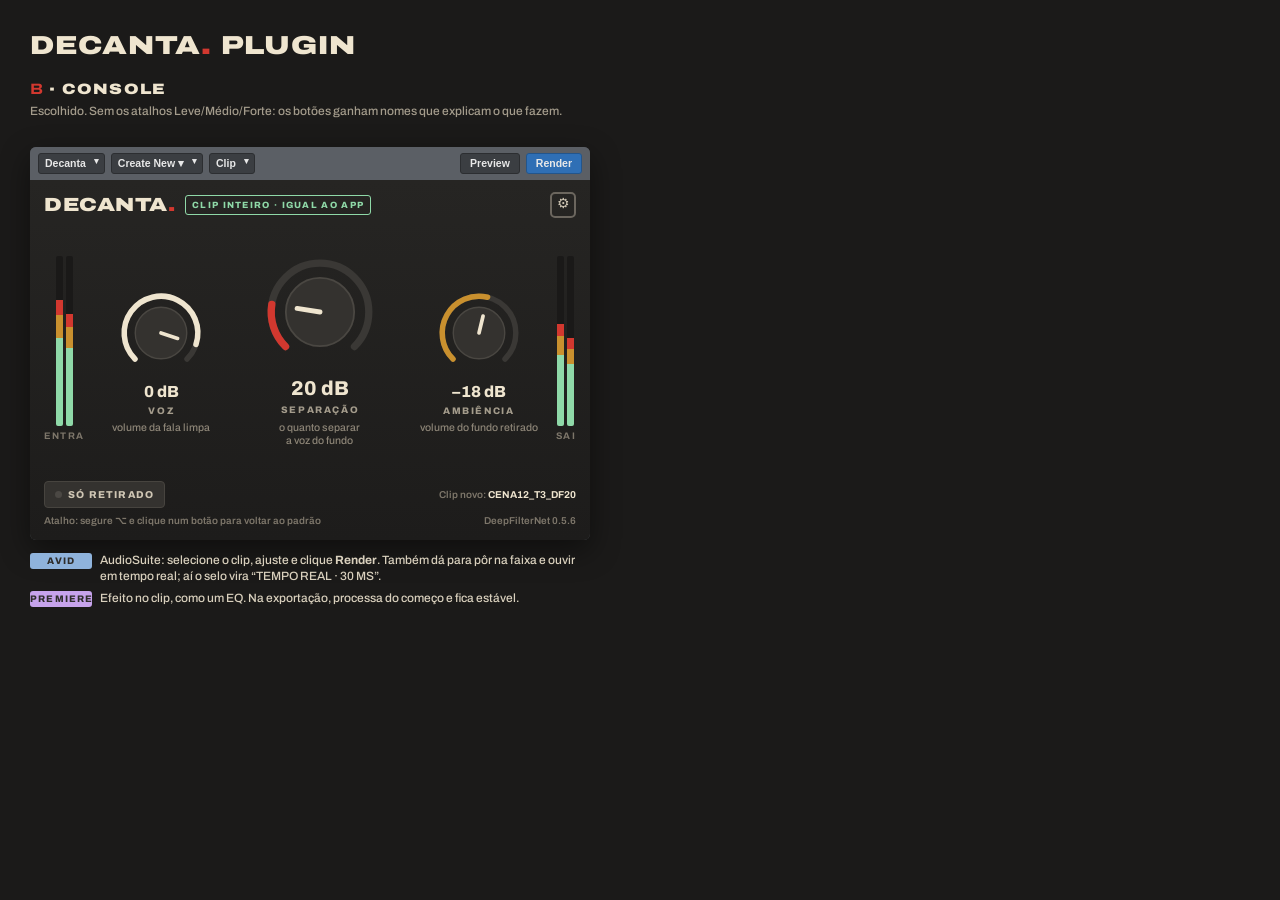
<file: mockups/plugin-console.html>
<!doctype html>
<html lang="pt-BR">
<head>
<meta charset="utf-8">
<title>Decanta Plugin · propostas</title>
<style>
@font-face { font-family: "Archivo"; src: url("fonts/archivo.woff2") format("woff2"); font-weight: 100 900; font-stretch: 62% 125%; }
:root {
  --fundo: #2e2d2b; --fundo2: #3a3835; --papel: #efe5cf; --papel2: #e4d8bd; --tinta: #34312d; --tinta2: #6e665a;
  --linha: #c9bb9c; --verm: #d2382f; --apagado: #a49c8c; --ok: #3c7a4b; --ok-claro: #8fd9a8; --ambar: #c9902e;
}
* { box-sizing: border-box; margin: 0; padding: 0; }
body { background: #1b1a19; color: var(--papel); font: 500 13px/1.35 "Archivo", sans-serif; padding: 28px 30px 34px; width: 620px; }
.rot { font-size: 9.5px; font-weight: 700; letter-spacing: 1.5px; text-transform: uppercase; color: var(--tinta2); white-space: nowrap; }
.tab { font-variant-numeric: tabular-nums; }

h1 { font-size: 26px; font-weight: 900; font-stretch: 125%; letter-spacing: 1px; }
h1 span { color: var(--verm); }
.intro { display: flex; align-items: flex-end; gap: 22px; margin-bottom: 22px; }
.intro p { color: var(--apagado); font-size: 13px; max-width: 900px; border-left: 2px solid var(--verm); padding-left: 12px; }

.grade { display: grid; grid-template-columns: repeat(3, 1fr); gap: 26px; align-items: start; }
.proposta > h2 { font-size: 15px; font-weight: 900; font-stretch: 120%; letter-spacing: 1.2px; margin-bottom: 4px; }
.proposta > h2 b { color: var(--verm); }
.proposta > .desc { color: var(--apagado); font-size: 12px; margin-bottom: 12px; min-height: 32px; }

/* ---- janela do host (Media Composer AudioSuite, simplificado) ---- */
.host { background: #4a4d52; border-radius: 6px; overflow: hidden; box-shadow: 0 10px 30px rgba(0,0,0,.45); }
.host-barra { display: flex; align-items: center; gap: 6px; padding: 6px 8px; background: #5b5f65; color: #e8e8e8; font: 600 10.5px/1 -apple-system, "Segoe UI", sans-serif; }
.host-barra .sel { background: #3b3e42; border: 1px solid #2c2e31; border-radius: 3px; padding: 4px 18px 4px 6px; position: relative; }
.host-barra .sel::after { content: "▾"; position: absolute; right: 5px; top: 3px; font-size: 9px; }
.host-barra .esp { flex: 1; }
.host-barra .bt { background: #3b3e42; border: 1px solid #2c2e31; border-radius: 3px; padding: 4px 9px; }
.host-barra .bt.forte { background: #2f6fb5; border-color: #23558b; }
.host-titulo { font: 600 10px/1 -apple-system, sans-serif; color: #cfd2d6; padding: 5px 8px; background: #3e4146; letter-spacing: .3px; }

.notas { margin-top: 12px; display: grid; gap: 6px; }
.nota { display: flex; gap: 8px; font-size: 12px; color: #d9d0bd; }
.nota i { font-style: normal; flex: 0 0 auto; width: 62px; font-size: 9.5px; font-weight: 800; letter-spacing: 1.2px; color: var(--fundo); background: var(--apagado); border-radius: 3px; text-align: center; padding: 2px 0; height: 16px; margin-top: 1px; }
.nota i.av { background: #8fb3dc; }
.nota i.pr { background: #c7a3ec; }

/* medidores */
.medidor { width: 7px; border-radius: 2px; background: #1a1918; position: relative; overflow: hidden; }
.medidor::after { content: ""; position: absolute; left: 0; right: 0; bottom: 0; height: var(--n); background: linear-gradient(to top, var(--ok-claro) 0 70%, var(--ambar) 70% 88%, var(--verm) 88%); }
.medidores { display: flex; gap: 3px; align-items: stretch; }
.par-med { display: flex; flex-direction: column; align-items: center; gap: 4px; }

/* ================= A · BILHETE ================= */
.a { background: var(--fundo); padding: 12px; display: flex; flex-direction: column; gap: 10px; height: 330px; }
.a .topo { display: flex; align-items: center; gap: 10px; }
.marca { font-size: 19px; font-weight: 900; font-stretch: 125%; letter-spacing: .5px; line-height: 1; }
.marca span { color: var(--verm); }
.selo { font-size: 9px; font-weight: 800; letter-spacing: 1.3px; border: 1.5px solid var(--ok-claro); color: var(--ok-claro); padding: 3px 6px; border-radius: 3px; }
.engrenagem { margin-left: auto; width: 26px; height: 26px; border: 2px solid #6b665e; border-radius: 5px; color: #cfc6b4; display: flex; align-items: center; justify-content: center; font-size: 14px; }
.a .cartao { flex: 1; background: var(--papel); color: var(--tinta); border-radius: 9px; display: flex; overflow: hidden; }
.a .faders { display: flex; gap: 14px; padding: 12px 14px; border-right: 2px dashed var(--linha); }
.fader { display: flex; flex-direction: column; align-items: center; gap: 5px; width: 54px; }
.fader .trilho { position: relative; flex: 1; width: 8px; background: var(--papel2); border-radius: 4px; border: 1px solid var(--linha); }
.fader .cheio { position: absolute; left: -1px; right: -1px; bottom: -1px; border-radius: 4px; background: var(--tinta); }
.fader .botao { position: absolute; left: 50%; width: 34px; height: 14px; margin-left: -17px; background: var(--tinta); border-radius: 3px; border: 2px solid var(--papel); box-shadow: 0 1px 3px rgba(0,0,0,.3); }
.fader .botao::after { content: ""; position: absolute; left: 6px; right: 6px; top: 4px; height: 2px; background: var(--papel); }
.fader b { font-size: 15px; font-weight: 800; }
.fader.verm .cheio { background: var(--verm); }
.a .limpeza { flex: 1; padding: 12px 14px; display: flex; flex-direction: column; gap: 8px; }
.grande { display: flex; align-items: baseline; gap: 4px; }
.grande b { font-size: 46px; font-weight: 900; font-stretch: 110%; line-height: .9; }
.grande span { font-size: 13px; font-weight: 700; color: var(--tinta2); }
.grande em { font-style: normal; margin-left: auto; font-size: 11px; font-weight: 800; letter-spacing: 1.4px; background: var(--tinta); color: var(--papel); padding: 3px 7px; border-radius: 3px; }
.pilulas { display: flex; gap: 5px; }
.pilulas button { flex: 1; font: inherit; font-size: 10.5px; font-weight: 800; letter-spacing: 1px; border: 2px solid var(--tinta); border-radius: 5px; background: none; color: var(--tinta); padding: 5px 0; }
.pilulas button.ativo { background: var(--tinta); color: var(--papel); }
.reguinha { position: relative; height: 18px; }
.reguinha .tr { position: absolute; left: 0; right: 0; top: 7px; height: 4px; border-radius: 2px; background: var(--linha); }
.reguinha .tr i { position: absolute; left: 0; top: 0; bottom: 0; width: 20%; background: var(--verm); border-radius: 2px; }
.reguinha .mc { position: absolute; top: 1px; left: 20%; width: 16px; height: 16px; margin-left: -8px; border-radius: 50%; background: var(--verm); border: 3px solid var(--papel); box-shadow: 0 0 0 1.5px var(--verm); }
.ouvir { display: flex; border: 2px solid var(--tinta); border-radius: 6px; overflow: hidden; margin-top: auto; }
.ouvir button { flex: 1; font: inherit; font-size: 10.5px; font-weight: 800; letter-spacing: 1.1px; background: none; border: none; border-right: 2px solid var(--tinta); color: var(--tinta); padding: 6px 0; }
.ouvir button:last-child { border-right: none; }
.ouvir button.ativo { background: var(--verm); color: var(--papel); }
.a .lado { padding: 12px 10px 12px 0; display: flex; }
.a .lado .medidores { height: 100%; }
.a .rod { display: flex; justify-content: space-between; font-size: 10px; color: var(--apagado); font-weight: 600; letter-spacing: .5px; }

/* ================= B · CONSOLE ================= */
.b { background: linear-gradient(#262523, #1d1c1b); padding: 12px 14px; height: 360px; display: flex; flex-direction: column; gap: 6px; }
.b .topo { display: flex; align-items: center; gap: 10px; }
.b .selo { border-color: #8fb3dc; color: #8fb3dc; }
.b .corpo { flex: 1; display: flex; align-items: center; gap: 8px; }
.b .knobs { flex: 1; display: grid; grid-template-columns: 1fr 1.25fr 1fr; align-items: end; gap: 4px; }
.knob { display: flex; flex-direction: column; align-items: center; gap: 2px; }
.knob svg { display: block; }
.knob .v { font-size: 16px; font-weight: 800; color: var(--papel); }
.knob .n { font-size: 9.5px; font-weight: 800; letter-spacing: 1.6px; color: var(--apagado); }
.knob.centro .v { font-size: 20px; }
.knob .leg { font-size: 10.5px; color: #8d8577; text-align: center; line-height: 1.25; margin-top: 2px; min-height: 26px; }
.b .pe { display: flex; gap: 8px; align-items: center; }
.tecla { font: inherit; font-size: 10px; font-weight: 800; letter-spacing: 1.2px; color: #cfc6b4; background: #34322f; border: 1px solid #47443f; border-radius: 4px; padding: 6px 10px; display: flex; align-items: center; gap: 6px; }
.tecla .led { width: 7px; height: 7px; border-radius: 50%; background: #4b4844; }
.tecla.ligada { color: var(--papel); border-color: var(--verm); }
.tecla.ligada .led { background: var(--verm); box-shadow: 0 0 6px var(--verm); }
.b .pilulas button { border-color: #4a4742; color: #b8af9d; font-size: 9.5px; padding: 4px 0; }
.b .pilulas button.ativo { background: var(--verm); border-color: var(--verm); color: var(--papel); }
.b .rod { display: flex; justify-content: space-between; font-size: 10px; color: #7d766a; font-weight: 600; }
.b .par-med .rot { color: #7d766a; }
.b .medidores { height: 170px; }

/* ================= C · TIRA ================= */
.c { background: var(--fundo); padding: 12px; display: flex; flex-direction: column; gap: 9px; height: 230px; }
.c .topo { display: flex; align-items: center; gap: 10px; }
.c .selo { border-color: #c7a3ec; color: #c7a3ec; }
.c .linhas { background: var(--papel); color: var(--tinta); border-radius: 8px; padding: 10px 12px; display: grid; grid-template-columns: 82px 1fr 58px; align-items: center; gap: 9px 10px; }
.c .linhas .rot { color: var(--tinta2); }
.c .linhas b { font-size: 14px; font-weight: 800; text-align: right; }
.barra { position: relative; height: 18px; }
.barra .tr { position: absolute; left: 0; right: 0; top: 7px; height: 4px; background: var(--linha); border-radius: 2px; }
.barra .tr i { position: absolute; left: 0; top: 0; bottom: 0; background: var(--tinta); border-radius: 2px; }
.barra .mc { position: absolute; top: 1px; width: 16px; height: 16px; margin-left: -8px; border-radius: 50%; background: var(--tinta); border: 3px solid var(--papel); box-shadow: 0 0 0 1.5px var(--tinta); }
.barra.verm .tr i, .barra.verm .mc { background: var(--verm); }
.barra.verm .mc { box-shadow: 0 0 0 1.5px var(--verm); }
.c .pilulas button { padding: 3px 0; font-size: 10px; }
.c .pe { display: flex; gap: 8px; align-items: center; }
.c .pe .tecla { background: none; border: 2px solid #6b665e; }
.c .pe .tecla.ligada { border-color: var(--verm); }
.c .mini-med { display: flex; flex-direction: column; gap: 3px; margin-left: auto; width: 120px; }
.c .mini-med div { height: 5px; border-radius: 2px; background: #1a1918; position: relative; overflow: hidden; }
.c .mini-med div::after { content: ""; position: absolute; left: 0; top: 0; bottom: 0; width: var(--n); background: linear-gradient(to right, var(--ok-claro) 0 70%, var(--ambar) 70% 88%, var(--verm) 88%); }

/* premiere: painel de controles de efeito */
.premiere { margin-top: 14px; background: #232323; border-radius: 6px; border: 1px solid #3a3a3a; font: 500 11px/1.2 -apple-system, "Segoe UI", sans-serif; color: #c8c8c8; overflow: hidden; }
.premiere .cab { background: #2d2d2d; padding: 6px 9px; display: flex; gap: 8px; color: #9e9e9e; font-weight: 600; }
.premiere .cab b { color: #e2e2e2; }
.premiere .lin { display: flex; align-items: center; padding: 5px 9px 5px 22px; gap: 8px; border-top: 1px solid #2c2c2c; }
.premiere .lin span:first-child { flex: 1; }
.premiere .lin .val { color: #4ea6ff; font-variant-numeric: tabular-nums; }
.premiere .lin .edit { border: 1px solid #555; border-radius: 3px; padding: 2px 8px; color: #ddd; }
.premiere .fx { padding: 6px 9px; display: flex; gap: 6px; align-items: center; color: #e2e2e2; font-weight: 600; }
.premiere .fx i { font-style: normal; color: #bbb; }

.rodape-doc { margin-top: 26px; display: grid; grid-template-columns: 1fr 1fr; gap: 26px; }
.caixa-doc { border: 1.5px solid #3f3c38; border-radius: 8px; padding: 14px 16px; }
.caixa-doc h3 { font-size: 11px; font-weight: 800; letter-spacing: 1.6px; color: var(--verm); margin-bottom: 8px; }
.caixa-doc li { list-style: none; color: #d9d0bd; font-size: 12.5px; padding: 3px 0 3px 14px; position: relative; }
.caixa-doc li::before { content: ""; position: absolute; left: 0; top: 10px; width: 6px; height: 2px; background: var(--apagado); }
.caixa-doc li b { color: var(--papel); }
</style>
</head>
<body>
<div class="intro" style="margin-bottom:16px"><h1>DECANTA<span>.</span> PLUGIN</h1></div>
<!-- ================= B ================= -->
  <section class="proposta">
    <h2><b>B</b> · CONSOLE</h2>
    <p class="desc">Escolhido. Sem os atalhos Leve/Médio/Forte: os botões ganham nomes que explicam o que fazem.</p>
    <div class="host">
      <div class="host-barra"><span class="sel">Decanta</span><span class="sel">Create New ▾</span><span class="sel">Clip</span><span class="esp"></span><span class="bt">Preview</span><span class="bt forte">Render</span></div>
      <div class="b">
        <div class="topo"><div class="marca">DECANTA<span>.</span></div><span class="selo" style="border-color:var(--ok-claro);color:var(--ok-claro)">CLIP INTEIRO · IGUAL AO APP</span><div class="engrenagem">⚙</div></div>
        <div class="corpo">
          <div class="par-med"><div class="medidores"><i class="medidor" style="--n:74%"></i><i class="medidor" style="--n:66%"></i></div><span class="rot">ENTRA</span></div>
          <div class="knobs">
            <div class="knob">
              <svg class="dial" data-cor="#efe5cf" data-valor="0.9" width="92" height="92" viewBox="0 0 100 100"></svg>
              <span class="v tab">0 dB</span><span class="n">VOZ</span><span class="leg">volume da fala limpa</span>
            </div>
            <div class="knob centro">
              <svg class="dial" data-cor="#d2382f" data-valor="0.2" width="122" height="122" viewBox="0 0 100 100"></svg>
              <span class="v tab">20 dB</span><span class="n">SEPARAÇÃO</span><span class="leg">o quanto separar<br>a voz do fundo</span>
            </div>
            <div class="knob">
              <svg class="dial" data-cor="#c9902e" data-valor="0.55" width="92" height="92" viewBox="0 0 100 100"></svg>
              <span class="v tab">−18 dB</span><span class="n">AMBIÊNCIA</span><span class="leg">volume do fundo retirado</span>
            </div>
          </div>
          <div class="par-med"><div class="medidores"><i class="medidor" style="--n:60%"></i><i class="medidor" style="--n:52%"></i></div><span class="rot">SAI</span></div>
        </div>
        <div class="pe">
          <span class="tecla"><i class="led"></i>SÓ RETIRADO</span><span style="flex:1"></span><span class="rod" style="gap:6px"><span>Clip novo: <b style="color:var(--papel)">CENA12_T3_DF20</b></span></span>
        </div>
        <div class="rod"><span>Atalho: segure ⌥ e clique num botão para voltar ao padrão</span><span>DeepFilterNet 0.5.6</span></div>
      </div>
    </div>
    <div class="notas">
      <div class="nota"><i class="av">AVID</i><span>AudioSuite: selecione o clip, ajuste e clique <b>Render</b>. Também dá para pôr na faixa e ouvir em tempo real; aí o selo vira “TEMPO REAL · 30 MS”.</span></div>
      <div class="nota"><i class="pr">PREMIERE</i><span>Efeito no clip, como um EQ. Na exportação, processa do começo e fica estável.</span></div>
    </div>
  </section>

  
<script>
// botão giratório: 270° de curso, de −135° (mínimo) a +135° (máximo), 0° = para cima
function ponto(r, graus) { const a = (graus - 90) * Math.PI / 180; return [50 + r * Math.cos(a), 50 + r * Math.sin(a)]; }
function arco(r, de, ate) {
  const [x1, y1] = ponto(r, de), [x2, y2] = ponto(r, ate);
  return `M${x1.toFixed(2)} ${y1.toFixed(2)} A${r} ${r} 0 ${ate - de > 180 ? 1 : 0} 1 ${x2.toFixed(2)} ${y2.toFixed(2)}`;
}
document.querySelectorAll("svg.dial").forEach(svg => {
  const v = parseFloat(svg.dataset.valor), cor = svg.dataset.cor, ang = -135 + 270 * v;
  const [px, py] = ponto(19, ang);
  svg.innerHTML =
    `<path d="${arco(40, -135, 135)}" fill="none" stroke="#3a3835" stroke-width="6" stroke-linecap="round"/>` +
    (v > 0 ? `<path d="${arco(40, -135, ang)}" fill="none" stroke="${cor}" stroke-width="6" stroke-linecap="round"/>` : "") +
    `<circle cx="50" cy="50" r="28" fill="#34322f" stroke="#4a4742" stroke-width="1.5"/>` +
    `<line x1="50" y1="50" x2="${px.toFixed(2)}" y2="${py.toFixed(2)}" stroke="#efe5cf" stroke-width="4" stroke-linecap="round"/>`;
});
</script>
</body>
</html>
</file>
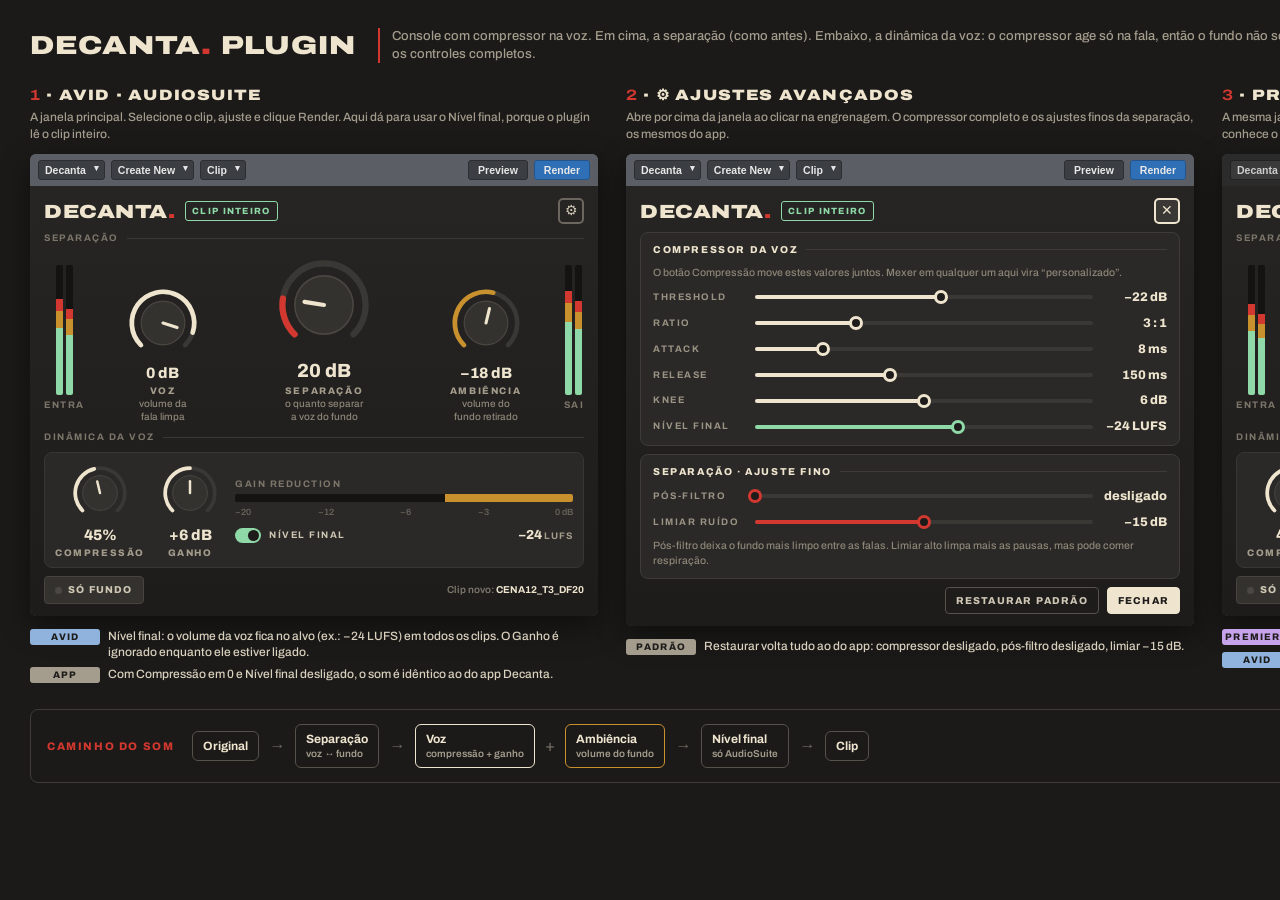
<file: mockups/plugin-telas.html>
<!doctype html>
<html lang="pt-BR">
<head>
<meta charset="utf-8">
<title>Decanta Plugin · telas</title>
<style>
@font-face { font-family: "Archivo"; src: url("fonts/archivo.woff2") format("woff2"); font-weight: 100 900; font-stretch: 62% 125%; }
:root { --papel: #efe5cf; --tinta2: #6e665a; --linha: #c9bb9c; --verm: #d2382f; --apagado: #a49c8c; --ok-claro: #8fd9a8; --ambar: #c9902e; --azul: #8fb3dc; --lilas: #c7a3ec; }
* { box-sizing: border-box; margin: 0; padding: 0; }
body { background: #1b1a19; color: var(--papel); font: 500 13px/1.35 "Archivo", sans-serif; padding: 28px 30px 30px; width: 1820px; }
.tab { font-variant-numeric: tabular-nums; }
.rot { font-size: 9.5px; font-weight: 700; letter-spacing: 1.5px; text-transform: uppercase; color: #7d766a; white-space: nowrap; }

.intro { display: flex; align-items: flex-end; gap: 22px; margin-bottom: 22px; }
h1 { font-size: 26px; font-weight: 900; font-stretch: 125%; letter-spacing: 1px; }
h1 span, .marca span { color: var(--verm); }
.intro p { color: var(--apagado); font-size: 13px; max-width: 1100px; border-left: 2px solid var(--verm); padding-left: 12px; }

.grade { display: grid; grid-template-columns: repeat(3, 1fr); gap: 28px; align-items: start; }
.tela > h2 { font-size: 15px; font-weight: 900; font-stretch: 120%; letter-spacing: 1.2px; margin-bottom: 4px; }
.tela > h2 b { color: var(--verm); }
.tela > .desc { color: var(--apagado); font-size: 12px; margin-bottom: 12px; min-height: 32px; }

/* host */
.host { background: #4a4d52; border-radius: 6px; overflow: hidden; box-shadow: 0 10px 30px rgba(0,0,0,.45); }
.host-barra { display: flex; align-items: center; gap: 6px; padding: 6px 8px; background: #5b5f65; color: #e8e8e8; font: 600 10.5px/1 -apple-system, "Segoe UI", sans-serif; }
.host-barra .sel { background: #3b3e42; border: 1px solid #2c2e31; border-radius: 3px; padding: 4px 18px 4px 6px; position: relative; }
.host-barra .sel::after { content: "▾"; position: absolute; right: 5px; top: 3px; font-size: 9px; }
.host-barra .esp { flex: 1; }
.host-barra .bt { background: #3b3e42; border: 1px solid #2c2e31; border-radius: 3px; padding: 4px 9px; }
.host-barra .bt.forte { background: #2f6fb5; border-color: #23558b; }
.host-barra.pr { background: #2b2b2b; color: #cfcfcf; }
.host-barra.pr .sel, .host-barra.pr .bt { background: #3a3a3a; border-color: #222; }

/* plugin */
.plug { background: linear-gradient(#262523, #1d1c1b); padding: 12px 14px 12px; display: flex; flex-direction: column; gap: 8px; position: relative; }
.topo { display: flex; align-items: center; gap: 10px; }
.marca { font-size: 19px; font-weight: 900; font-stretch: 125%; letter-spacing: .5px; line-height: 1; }
.selo { font-size: 9px; font-weight: 800; letter-spacing: 1.3px; border: 1.5px solid; padding: 3px 6px; border-radius: 3px; }
.selo.ok { border-color: var(--ok-claro); color: var(--ok-claro); }
.selo.rt { border-color: var(--azul); color: var(--azul); }
.engrenagem { margin-left: auto; width: 26px; height: 26px; border: 2px solid #6b665e; border-radius: 5px; color: #cfc6b4; display: flex; align-items: center; justify-content: center; font-size: 14px; }
.engrenagem.ativa { border-color: var(--papel); color: var(--papel); background: #3a3835; }

.secao { display: flex; align-items: center; gap: 8px; }
.secao-tit { display: flex; align-items: center; gap: 8px; }
.secao-tit::after { content: ""; flex: 1; height: 1px; background: #3a3835; }

.knobs { flex: 1; display: grid; align-items: end; gap: 4px; }
.knobs.tres { grid-template-columns: 1fr 1.25fr 1fr; }
.knob { display: flex; flex-direction: column; align-items: center; gap: 1px; }
.knob svg { display: block; }
.knob .v { font-size: 15px; font-weight: 800; color: var(--papel); }
.knob.grande .v { font-size: 19px; }
.knob .n { font-size: 9.5px; font-weight: 800; letter-spacing: 1.6px; color: var(--apagado); }
.knob .leg { font-size: 10px; color: #8d8577; text-align: center; line-height: 1.25; min-height: 25px; }

.medidor { width: 7px; border-radius: 2px; background: #141312; position: relative; overflow: hidden; }
.medidor::after { content: ""; position: absolute; left: 0; right: 0; bottom: 0; height: var(--n); background: linear-gradient(to top, var(--ok-claro) 0 70%, var(--ambar) 70% 88%, var(--verm) 88%); }
.medidores { display: flex; gap: 3px; align-items: stretch; }
.par-med { display: flex; flex-direction: column; align-items: center; gap: 4px; }

/* bloco dinâmica */
.dinamica { background: #2a2927; border: 1px solid #383633; border-radius: 8px; padding: 9px 10px 8px; display: grid; grid-template-columns: auto auto 1fr; gap: 6px 14px; align-items: center; }
.dinamica .knob .leg { min-height: 0; }
.reducao { display: flex; flex-direction: column; gap: 4px; }
.gr { position: relative; height: 8px; background: #141312; border-radius: 2px; overflow: hidden; }
.gr i { position: absolute; right: 0; top: 0; bottom: 0; width: var(--n); background: var(--ambar); }
.escala { display: flex; justify-content: space-between; font-size: 9px; color: #6f695f; }
.alvo { display: flex; align-items: center; gap: 8px; margin-top: 4px; }
.chave { width: 26px; height: 15px; border-radius: 8px; background: #4b4844; position: relative; flex-shrink: 0; }
.chave::after { content: ""; position: absolute; top: 2px; left: 2px; width: 11px; height: 11px; border-radius: 50%; background: #8d8577; }
.chave.on { background: var(--ok-claro); }
.chave.on::after { left: 13px; background: #1d1c1b; }
.lufs { font-size: 13px; font-weight: 800; }
.lufs small { font-size: 9.5px; color: var(--apagado); font-weight: 700; letter-spacing: 1px; }
.desligado { opacity: .38; }

.pe { display: flex; gap: 8px; align-items: center; }
.tecla { font: inherit; font-size: 10px; font-weight: 800; letter-spacing: 1.2px; color: #cfc6b4; background: #34322f; border: 1px solid #47443f; border-radius: 4px; padding: 6px 10px; display: flex; align-items: center; gap: 6px; }
.tecla .led { width: 7px; height: 7px; border-radius: 50%; background: #4b4844; }
.rod { display: flex; justify-content: space-between; font-size: 10px; color: #7d766a; font-weight: 600; }
.rod b { color: var(--papel); }

/* painel avançado */
.painel { background: #2a2927; border: 1px solid #3f3c38; border-radius: 8px; padding: 10px 12px; display: flex; flex-direction: column; gap: 9px; }
.painel h3 { font-size: 10px; font-weight: 800; letter-spacing: 1.6px; color: var(--papel); display: flex; align-items: center; gap: 8px; }
.painel h3::after { content: ""; flex: 1; height: 1px; background: #3f3c38; }
.linha { display: grid; grid-template-columns: 92px 1fr 64px; align-items: center; gap: 10px; }
.linha .rot { color: #9b9384; }
.linha b { font-size: 12.5px; font-weight: 800; text-align: right; }
.trilho { position: relative; height: 16px; }
.trilho .tr { position: absolute; left: 0; right: 0; top: 6px; height: 4px; background: #3a3835; border-radius: 2px; }
.trilho .tr i { position: absolute; left: 0; top: 0; bottom: 0; width: var(--p); background: var(--cor, var(--papel)); border-radius: 2px; }
.trilho .mc { position: absolute; top: 1px; left: var(--p); width: 14px; height: 14px; margin-left: -7px; border-radius: 50%; background: #1d1c1b; border: 3px solid var(--cor, var(--papel)); }
.explica { font-size: 10.5px; color: #8d8577; line-height: 1.35; }
.botoes { display: flex; gap: 8px; justify-content: flex-end; }
.btn { font-size: 10px; font-weight: 800; letter-spacing: 1.2px; padding: 6px 10px; border-radius: 4px; border: 1px solid #55514b; color: #cfc6b4; }
.btn.cheio { background: var(--papel); color: #1d1c1b; border-color: var(--papel); }

.notas { margin-top: 12px; display: grid; gap: 6px; }
.nota { display: flex; gap: 8px; font-size: 12px; color: #d9d0bd; }
.nota i { font-style: normal; flex: 0 0 auto; width: 70px; font-size: 9.5px; font-weight: 800; letter-spacing: 1.2px; color: #1d1c1b; background: var(--apagado); border-radius: 3px; text-align: center; padding: 2px 0; height: 16px; margin-top: 1px; }
.nota i.av { background: var(--azul); }
.nota i.pr { background: var(--lilas); }

.fluxo { margin-top: 26px; border: 1.5px solid #3f3c38; border-radius: 8px; padding: 14px 16px; display: flex; align-items: center; gap: 10px; flex-wrap: wrap; }
.fluxo h3 { font-size: 11px; font-weight: 800; letter-spacing: 1.6px; color: var(--verm); margin-right: 8px; }
.passo { border: 1.5px solid #55514b; border-radius: 6px; padding: 6px 10px; font-size: 12px; font-weight: 700; }
.passo small { display: block; font-size: 10px; color: var(--apagado); font-weight: 600; }
.passo.v { border-color: var(--papel); }
.passo.a { border-color: var(--ambar); }
.seta { color: #6f695f; font-size: 16px; }
</style>
</head>
<body>

<div class="intro">
  <h1>DECANTA<span>.</span> PLUGIN</h1>
  <p>Console com compressor na voz. Em cima, a separação (como antes). Embaixo, a dinâmica da voz: o compressor age só na fala, então o fundo não sobe junto. A engrenagem ⚙ abre os controles completos.</p>
</div>

<div class="grade">

  <!-- ============ 1 · AVID AUDIOSUITE ============ -->
  <section class="tela">
    <h2><b>1</b> · AVID · AUDIOSUITE</h2>
    <p class="desc">A janela principal. Selecione o clip, ajuste e clique Render. Aqui dá para usar o Nível final, porque o plugin lê o clip inteiro.</p>
    <div class="host">
      <div class="host-barra"><span class="sel">Decanta</span><span class="sel">Create New</span><span class="sel">Clip</span><span class="esp"></span><span class="bt">Preview</span><span class="bt forte">Render</span></div>
      <div class="plug">
        <div class="topo"><div class="marca">DECANTA<span>.</span></div><span class="selo ok">CLIP INTEIRO</span><div class="engrenagem">⚙</div></div>

        <div class="secao-tit"><span class="rot">Separação</span></div>
        <div class="secao">
          <div class="par-med"><div class="medidores" style="height:130px"><i class="medidor" style="--n:74%"></i><i class="medidor" style="--n:66%"></i></div><span class="rot">ENTRA</span></div>
          <div class="knobs tres">
            <div class="knob"><svg class="dial" data-cor="#efe5cf" data-valor="0.9" width="78" height="78" viewBox="0 0 100 100"></svg><span class="v tab">0 dB</span><span class="n">VOZ</span><span class="leg">volume da<br>fala limpa</span></div>
            <div class="knob grande"><svg class="dial" data-cor="#d2382f" data-valor="0.2" width="104" height="104" viewBox="0 0 100 100"></svg><span class="v tab">20 dB</span><span class="n">SEPARAÇÃO</span><span class="leg">o quanto separar<br>a voz do fundo</span></div>
            <div class="knob"><svg class="dial" data-cor="#c9902e" data-valor="0.55" width="78" height="78" viewBox="0 0 100 100"></svg><span class="v tab">−18 dB</span><span class="n">AMBIÊNCIA</span><span class="leg">volume do<br>fundo retirado</span></div>
          </div>
          <div class="par-med"><div class="medidores" style="height:130px"><i class="medidor" style="--n:80%"></i><i class="medidor" style="--n:72%"></i></div><span class="rot">SAI</span></div>
        </div>

        <div class="secao-tit"><span class="rot">Dinâmica da voz</span></div>
        <div class="dinamica">
          <div class="knob"><svg class="dial" data-cor="#efe5cf" data-valor="0.45" width="62" height="62" viewBox="0 0 100 100"></svg><span class="v tab">45%</span><span class="n">COMPRESSÃO</span></div>
          <div class="knob"><svg class="dial" data-cor="#efe5cf" data-valor="0.5" width="62" height="62" viewBox="0 0 100 100"></svg><span class="v tab">+6 dB</span><span class="n">GANHO</span></div>
          <div class="reducao">
            <span class="rot">Gain reduction</span>
            <div class="gr"><i style="--n:38%"></i></div>
            <div class="escala tab"><span>−20</span><span>−12</span><span>−6</span><span>−3</span><span>0 dB</span></div>
            <div class="alvo"><i class="chave on"></i><span class="rot" style="color:#cfc6b4">Nível final</span><span style="flex:1"></span><span class="lufs tab">−24 <small>LUFS</small></span></div>
          </div>
        </div>

        <div class="pe"><span class="tecla"><i class="led"></i>SÓ FUNDO</span><span style="flex:1"></span><span class="rod"><span>Clip novo: <b>CENA12_T3_DF20</b></span></span></div>
      </div>
    </div>
    <div class="notas">
      <div class="nota"><i class="av">AVID</i><span>Nível final: o volume da voz fica no alvo (ex.: −24 LUFS) em todos os clips. O Ganho é ignorado enquanto ele estiver ligado.</span></div>
      <div class="nota"><i>APP</i><span>Com Compressão em 0 e Nível final desligado, o som é idêntico ao do app Decanta.</span></div>
    </div>
  </section>

  <!-- ============ 2 · AJUSTES AVANÇADOS ============ -->
  <section class="tela">
    <h2><b>2</b> · ⚙ AJUSTES AVANÇADOS</h2>
    <p class="desc">Abre por cima da janela ao clicar na engrenagem. O compressor completo e os ajustes finos da separação, os mesmos do app.</p>
    <div class="host">
      <div class="host-barra"><span class="sel">Decanta</span><span class="sel">Create New</span><span class="sel">Clip</span><span class="esp"></span><span class="bt">Preview</span><span class="bt forte">Render</span></div>
      <div class="plug">
        <div class="topo"><div class="marca">DECANTA<span>.</span></div><span class="selo ok">CLIP INTEIRO</span><div class="engrenagem ativa">✕</div></div>

        <div class="painel">
          <h3>COMPRESSOR DA VOZ</h3>
          <p class="explica">O botão Compressão move estes valores juntos. Mexer em qualquer um aqui vira “personalizado”.</p>
          <div class="linha"><span class="rot">Threshold</span><div class="trilho" style="--p:55%"><div class="tr"><i></i></div><i class="mc"></i></div><b class="tab">−22 dB</b></div>
          <div class="linha"><span class="rot">Ratio</span><div class="trilho" style="--p:30%"><div class="tr"><i></i></div><i class="mc"></i></div><b class="tab">3 : 1</b></div>
          <div class="linha"><span class="rot">Attack</span><div class="trilho" style="--p:20%"><div class="tr"><i></i></div><i class="mc"></i></div><b class="tab">8 ms</b></div>
          <div class="linha"><span class="rot">Release</span><div class="trilho" style="--p:40%"><div class="tr"><i></i></div><i class="mc"></i></div><b class="tab">150 ms</b></div>
          <div class="linha"><span class="rot">Knee</span><div class="trilho" style="--p:50%"><div class="tr"><i></i></div><i class="mc"></i></div><b class="tab">6 dB</b></div>
          <div class="linha"><span class="rot">Nível final</span><div class="trilho" style="--p:60%;--cor:var(--ok-claro)"><div class="tr"><i></i></div><i class="mc"></i></div><b class="tab">−24 LUFS</b></div>
        </div>

        <div class="painel">
          <h3>SEPARAÇÃO · AJUSTE FINO</h3>
          <div class="linha"><span class="rot">Pós-filtro</span><div class="trilho" style="--p:0%;--cor:var(--verm)"><div class="tr"><i></i></div><i class="mc"></i></div><b class="tab">desligado</b></div>
          <div class="linha"><span class="rot">Limiar ruído</span><div class="trilho" style="--p:50%;--cor:var(--verm)"><div class="tr"><i></i></div><i class="mc"></i></div><b class="tab">−15 dB</b></div>
          <p class="explica">Pós-filtro deixa o fundo mais limpo entre as falas. Limiar alto limpa mais as pausas, mas pode comer respiração.</p>
        </div>

        <div class="botoes"><span class="btn">RESTAURAR PADRÃO</span><span class="btn cheio">FECHAR</span></div>
      </div>
    </div>
    <div class="notas">
      <div class="nota"><i>PADRÃO</i><span>Restaurar volta tudo ao do app: compressor desligado, pós-filtro desligado, limiar −15 dB.</span></div>
    </div>
  </section>

  <!-- ============ 3 · PREMIERE TEMPO REAL ============ -->
  <section class="tela">
    <h2><b>3</b> · PREMIERE · TEMPO REAL</h2>
    <p class="desc">A mesma janela, aberta pelo “Editar…” do efeito no clip. Sem Nível final: em tempo real o plugin não conhece o clip inteiro.</p>
    <div class="host">
      <div class="host-barra pr"><span class="sel">Decanta (VST3)</span><span class="esp"></span><span class="bt">Predefinições</span></div>
      <div class="plug">
        <div class="topo"><div class="marca">DECANTA<span>.</span></div><span class="selo rt">TEMPO REAL · 30 MS</span><div class="engrenagem">⚙</div></div>

        <div class="secao-tit"><span class="rot">Separação</span></div>
        <div class="secao">
          <div class="par-med"><div class="medidores" style="height:130px"><i class="medidor" style="--n:70%"></i><i class="medidor" style="--n:62%"></i></div><span class="rot">ENTRA</span></div>
          <div class="knobs tres">
            <div class="knob"><svg class="dial" data-cor="#efe5cf" data-valor="0.9" width="78" height="78" viewBox="0 0 100 100"></svg><span class="v tab">0 dB</span><span class="n">VOZ</span><span class="leg">volume da<br>fala limpa</span></div>
            <div class="knob grande"><svg class="dial" data-cor="#d2382f" data-valor="0.2" width="104" height="104" viewBox="0 0 100 100"></svg><span class="v tab">20 dB</span><span class="n">SEPARAÇÃO</span><span class="leg">o quanto separar<br>a voz do fundo</span></div>
            <div class="knob"><svg class="dial" data-cor="#c9902e" data-valor="0.55" width="78" height="78" viewBox="0 0 100 100"></svg><span class="v tab">−18 dB</span><span class="n">AMBIÊNCIA</span><span class="leg">volume do<br>fundo retirado</span></div>
          </div>
          <div class="par-med"><div class="medidores" style="height:130px"><i class="medidor" style="--n:78%"></i><i class="medidor" style="--n:70%"></i></div><span class="rot">SAI</span></div>
        </div>

        <div class="secao-tit"><span class="rot">Dinâmica da voz</span></div>
        <div class="dinamica">
          <div class="knob"><svg class="dial" data-cor="#efe5cf" data-valor="0.45" width="62" height="62" viewBox="0 0 100 100"></svg><span class="v tab">45%</span><span class="n">COMPRESSÃO</span></div>
          <div class="knob"><svg class="dial" data-cor="#efe5cf" data-valor="0.5" width="62" height="62" viewBox="0 0 100 100"></svg><span class="v tab">+6 dB</span><span class="n">GANHO</span></div>
          <div class="reducao">
            <span class="rot">Gain reduction</span>
            <div class="gr"><i style="--n:44%"></i></div>
            <div class="escala tab"><span>−20</span><span>−12</span><span>−6</span><span>−3</span><span>0 dB</span></div>
            <div class="alvo desligado"><i class="chave"></i><span class="rot">Nível final</span><span style="flex:1"></span><span class="lufs" style="font-size:10px;letter-spacing:.5px">SÓ NO AUDIOSUITE</span></div>
          </div>
        </div>

        <div class="pe"><span class="tecla"><i class="led"></i>SÓ FUNDO</span><span style="flex:1"></span><span class="rod"><span>Leva um instante para “pegar” após o play</span></span></div>
      </div>
    </div>
    <div class="notas">
      <div class="nota"><i class="pr">PREMIERE</i><span>Todos os botões aparecem também no painel “Controles de efeito” e aceitam keyframes.</span></div>
      <div class="nota"><i class="av">AVID</i><span>Esta mesma tela aparece se o Decanta for posto como efeito na faixa do Avid.</span></div>
    </div>
  </section>
</div>

<div class="fluxo">
  <h3>CAMINHO DO SOM</h3>
  <span class="passo">Original</span><span class="seta">→</span>
  <span class="passo">Separação<small>voz ↔ fundo</small></span><span class="seta">→</span>
  <span class="passo v">Voz<small>compressão + ganho</small></span><span class="seta">+</span>
  <span class="passo a">Ambiência<small>volume do fundo</small></span><span class="seta">→</span>
  <span class="passo">Nível final<small>só AudioSuite</small></span><span class="seta">→</span>
  <span class="passo">Clip</span>
</div>

<script>
function ponto(r, graus) { const a = (graus - 90) * Math.PI / 180; return [50 + r * Math.cos(a), 50 + r * Math.sin(a)]; }
function arco(r, de, ate) {
  const [x1, y1] = ponto(r, de), [x2, y2] = ponto(r, ate);
  return `M${x1.toFixed(2)} ${y1.toFixed(2)} A${r} ${r} 0 ${ate - de > 180 ? 1 : 0} 1 ${x2.toFixed(2)} ${y2.toFixed(2)}`;
}
document.querySelectorAll("svg.dial").forEach(svg => {
  const v = parseFloat(svg.dataset.valor), cor = svg.dataset.cor, ang = -135 + 270 * v;
  const [px, py] = ponto(19, ang);
  svg.innerHTML =
    `<path d="${arco(40, -135, 135)}" fill="none" stroke="#3a3835" stroke-width="6" stroke-linecap="round"/>` +
    (v > 0 ? `<path d="${arco(40, -135, ang)}" fill="none" stroke="${cor}" stroke-width="6" stroke-linecap="round"/>` : "") +
    `<circle cx="50" cy="50" r="28" fill="#34322f" stroke="#4a4742" stroke-width="1.5"/>` +
    `<line x1="50" y1="50" x2="${px.toFixed(2)}" y2="${py.toFixed(2)}" stroke="#efe5cf" stroke-width="4" stroke-linecap="round"/>`;
});
</script>
</body>
</html>
</file>
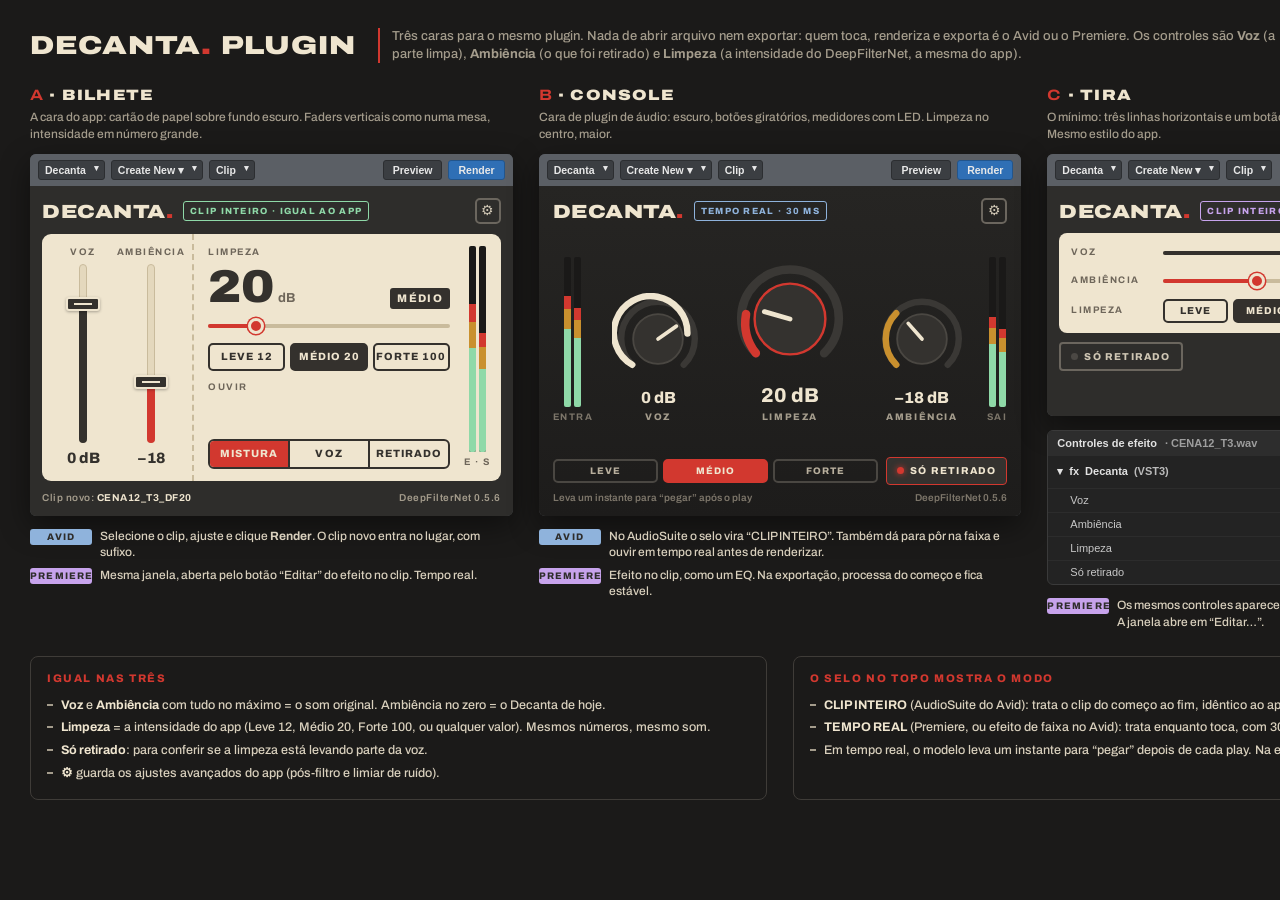
<file: mockups/plugin.html>
<!doctype html>
<html lang="pt-BR">
<head>
<meta charset="utf-8">
<title>Decanta Plugin · propostas</title>
<style>
@font-face { font-family: "Archivo"; src: url("fonts/archivo.woff2") format("woff2"); font-weight: 100 900; font-stretch: 62% 125%; }
:root {
  --fundo: #2e2d2b; --fundo2: #3a3835; --papel: #efe5cf; --papel2: #e4d8bd; --tinta: #34312d; --tinta2: #6e665a;
  --linha: #c9bb9c; --verm: #d2382f; --apagado: #a49c8c; --ok: #3c7a4b; --ok-claro: #8fd9a8; --ambar: #c9902e;
}
* { box-sizing: border-box; margin: 0; padding: 0; }
body { background: #1b1a19; color: var(--papel); font: 500 13px/1.35 "Archivo", sans-serif; padding: 28px 30px 34px; width: 1560px; }
.rot { font-size: 9.5px; font-weight: 700; letter-spacing: 1.5px; text-transform: uppercase; color: var(--tinta2); white-space: nowrap; }
.tab { font-variant-numeric: tabular-nums; }

h1 { font-size: 26px; font-weight: 900; font-stretch: 125%; letter-spacing: 1px; }
h1 span { color: var(--verm); }
.intro { display: flex; align-items: flex-end; gap: 22px; margin-bottom: 22px; }
.intro p { color: var(--apagado); font-size: 13px; max-width: 900px; border-left: 2px solid var(--verm); padding-left: 12px; }

.grade { display: grid; grid-template-columns: repeat(3, 1fr); gap: 26px; align-items: start; }
.proposta > h2 { font-size: 15px; font-weight: 900; font-stretch: 120%; letter-spacing: 1.2px; margin-bottom: 4px; }
.proposta > h2 b { color: var(--verm); }
.proposta > .desc { color: var(--apagado); font-size: 12px; margin-bottom: 12px; min-height: 32px; }

/* ---- janela do host (Media Composer AudioSuite, simplificado) ---- */
.host { background: #4a4d52; border-radius: 6px; overflow: hidden; box-shadow: 0 10px 30px rgba(0,0,0,.45); }
.host-barra { display: flex; align-items: center; gap: 6px; padding: 6px 8px; background: #5b5f65; color: #e8e8e8; font: 600 10.5px/1 -apple-system, "Segoe UI", sans-serif; }
.host-barra .sel { background: #3b3e42; border: 1px solid #2c2e31; border-radius: 3px; padding: 4px 18px 4px 6px; position: relative; }
.host-barra .sel::after { content: "▾"; position: absolute; right: 5px; top: 3px; font-size: 9px; }
.host-barra .esp { flex: 1; }
.host-barra .bt { background: #3b3e42; border: 1px solid #2c2e31; border-radius: 3px; padding: 4px 9px; }
.host-barra .bt.forte { background: #2f6fb5; border-color: #23558b; }
.host-titulo { font: 600 10px/1 -apple-system, sans-serif; color: #cfd2d6; padding: 5px 8px; background: #3e4146; letter-spacing: .3px; }

.notas { margin-top: 12px; display: grid; gap: 6px; }
.nota { display: flex; gap: 8px; font-size: 12px; color: #d9d0bd; }
.nota i { font-style: normal; flex: 0 0 auto; width: 62px; font-size: 9.5px; font-weight: 800; letter-spacing: 1.2px; color: var(--fundo); background: var(--apagado); border-radius: 3px; text-align: center; padding: 2px 0; height: 16px; margin-top: 1px; }
.nota i.av { background: #8fb3dc; }
.nota i.pr { background: #c7a3ec; }

/* medidores */
.medidor { width: 7px; border-radius: 2px; background: #1a1918; position: relative; overflow: hidden; }
.medidor::after { content: ""; position: absolute; left: 0; right: 0; bottom: 0; height: var(--n); background: linear-gradient(to top, var(--ok-claro) 0 70%, var(--ambar) 70% 88%, var(--verm) 88%); }
.medidores { display: flex; gap: 3px; align-items: stretch; }
.par-med { display: flex; flex-direction: column; align-items: center; gap: 4px; }

/* ================= A · BILHETE ================= */
.a { background: var(--fundo); padding: 12px; display: flex; flex-direction: column; gap: 10px; height: 330px; }
.a .topo { display: flex; align-items: center; gap: 10px; }
.marca { font-size: 19px; font-weight: 900; font-stretch: 125%; letter-spacing: .5px; line-height: 1; }
.marca span { color: var(--verm); }
.selo { font-size: 9px; font-weight: 800; letter-spacing: 1.3px; border: 1.5px solid var(--ok-claro); color: var(--ok-claro); padding: 3px 6px; border-radius: 3px; }
.engrenagem { margin-left: auto; width: 26px; height: 26px; border: 2px solid #6b665e; border-radius: 5px; color: #cfc6b4; display: flex; align-items: center; justify-content: center; font-size: 14px; }
.a .cartao { flex: 1; background: var(--papel); color: var(--tinta); border-radius: 9px; display: flex; overflow: hidden; }
.a .faders { display: flex; gap: 14px; padding: 12px 14px; border-right: 2px dashed var(--linha); }
.fader { display: flex; flex-direction: column; align-items: center; gap: 5px; width: 54px; }
.fader .trilho { position: relative; flex: 1; width: 8px; background: var(--papel2); border-radius: 4px; border: 1px solid var(--linha); }
.fader .cheio { position: absolute; left: -1px; right: -1px; bottom: -1px; border-radius: 4px; background: var(--tinta); }
.fader .botao { position: absolute; left: 50%; width: 34px; height: 14px; margin-left: -17px; background: var(--tinta); border-radius: 3px; border: 2px solid var(--papel); box-shadow: 0 1px 3px rgba(0,0,0,.3); }
.fader .botao::after { content: ""; position: absolute; left: 6px; right: 6px; top: 4px; height: 2px; background: var(--papel); }
.fader b { font-size: 15px; font-weight: 800; }
.fader.verm .cheio { background: var(--verm); }
.a .limpeza { flex: 1; padding: 12px 14px; display: flex; flex-direction: column; gap: 8px; }
.grande { display: flex; align-items: baseline; gap: 4px; }
.grande b { font-size: 46px; font-weight: 900; font-stretch: 110%; line-height: .9; }
.grande span { font-size: 13px; font-weight: 700; color: var(--tinta2); }
.grande em { font-style: normal; margin-left: auto; font-size: 11px; font-weight: 800; letter-spacing: 1.4px; background: var(--tinta); color: var(--papel); padding: 3px 7px; border-radius: 3px; }
.pilulas { display: flex; gap: 5px; }
.pilulas button { flex: 1; font: inherit; font-size: 10.5px; font-weight: 800; letter-spacing: 1px; border: 2px solid var(--tinta); border-radius: 5px; background: none; color: var(--tinta); padding: 5px 0; }
.pilulas button.ativo { background: var(--tinta); color: var(--papel); }
.reguinha { position: relative; height: 18px; }
.reguinha .tr { position: absolute; left: 0; right: 0; top: 7px; height: 4px; border-radius: 2px; background: var(--linha); }
.reguinha .tr i { position: absolute; left: 0; top: 0; bottom: 0; width: 20%; background: var(--verm); border-radius: 2px; }
.reguinha .mc { position: absolute; top: 1px; left: 20%; width: 16px; height: 16px; margin-left: -8px; border-radius: 50%; background: var(--verm); border: 3px solid var(--papel); box-shadow: 0 0 0 1.5px var(--verm); }
.ouvir { display: flex; border: 2px solid var(--tinta); border-radius: 6px; overflow: hidden; margin-top: auto; }
.ouvir button { flex: 1; font: inherit; font-size: 10.5px; font-weight: 800; letter-spacing: 1.1px; background: none; border: none; border-right: 2px solid var(--tinta); color: var(--tinta); padding: 6px 0; }
.ouvir button:last-child { border-right: none; }
.ouvir button.ativo { background: var(--verm); color: var(--papel); }
.a .lado { padding: 12px 10px 12px 0; display: flex; }
.a .lado .medidores { height: 100%; }
.a .rod { display: flex; justify-content: space-between; font-size: 10px; color: var(--apagado); font-weight: 600; letter-spacing: .5px; }

/* ================= B · CONSOLE ================= */
.b { background: linear-gradient(#262523, #1d1c1b); padding: 12px 14px; height: 330px; display: flex; flex-direction: column; gap: 6px; }
.b .topo { display: flex; align-items: center; gap: 10px; }
.b .selo { border-color: #8fb3dc; color: #8fb3dc; }
.b .corpo { flex: 1; display: flex; align-items: center; gap: 8px; }
.b .knobs { flex: 1; display: grid; grid-template-columns: 1fr 1.25fr 1fr; align-items: end; gap: 4px; }
.knob { display: flex; flex-direction: column; align-items: center; gap: 2px; }
.knob svg { display: block; }
.knob .v { font-size: 16px; font-weight: 800; color: var(--papel); }
.knob .n { font-size: 9.5px; font-weight: 800; letter-spacing: 1.6px; color: var(--apagado); }
.knob.centro .v { font-size: 20px; }
.b .pe { display: flex; gap: 8px; align-items: center; }
.tecla { font: inherit; font-size: 10px; font-weight: 800; letter-spacing: 1.2px; color: #cfc6b4; background: #34322f; border: 1px solid #47443f; border-radius: 4px; padding: 6px 10px; display: flex; align-items: center; gap: 6px; }
.tecla .led { width: 7px; height: 7px; border-radius: 50%; background: #4b4844; }
.tecla.ligada { color: var(--papel); border-color: var(--verm); }
.tecla.ligada .led { background: var(--verm); box-shadow: 0 0 6px var(--verm); }
.b .pilulas button { border-color: #4a4742; color: #b8af9d; font-size: 9.5px; padding: 4px 0; }
.b .pilulas button.ativo { background: var(--verm); border-color: var(--verm); color: var(--papel); }
.b .rod { display: flex; justify-content: space-between; font-size: 10px; color: #7d766a; font-weight: 600; }
.b .par-med .rot { color: #7d766a; }
.b .medidores { height: 150px; }

/* ================= C · TIRA ================= */
.c { background: var(--fundo); padding: 12px; display: flex; flex-direction: column; gap: 9px; height: 230px; }
.c .topo { display: flex; align-items: center; gap: 10px; }
.c .selo { border-color: #c7a3ec; color: #c7a3ec; }
.c .linhas { background: var(--papel); color: var(--tinta); border-radius: 8px; padding: 10px 12px; display: grid; grid-template-columns: 82px 1fr 58px; align-items: center; gap: 9px 10px; }
.c .linhas .rot { color: var(--tinta2); }
.c .linhas b { font-size: 14px; font-weight: 800; text-align: right; }
.barra { position: relative; height: 18px; }
.barra .tr { position: absolute; left: 0; right: 0; top: 7px; height: 4px; background: var(--linha); border-radius: 2px; }
.barra .tr i { position: absolute; left: 0; top: 0; bottom: 0; background: var(--tinta); border-radius: 2px; }
.barra .mc { position: absolute; top: 1px; width: 16px; height: 16px; margin-left: -8px; border-radius: 50%; background: var(--tinta); border: 3px solid var(--papel); box-shadow: 0 0 0 1.5px var(--tinta); }
.barra.verm .tr i, .barra.verm .mc { background: var(--verm); }
.barra.verm .mc { box-shadow: 0 0 0 1.5px var(--verm); }
.c .pilulas button { padding: 3px 0; font-size: 10px; }
.c .pe { display: flex; gap: 8px; align-items: center; }
.c .pe .tecla { background: none; border: 2px solid #6b665e; }
.c .pe .tecla.ligada { border-color: var(--verm); }
.c .mini-med { display: flex; flex-direction: column; gap: 3px; margin-left: auto; width: 120px; }
.c .mini-med div { height: 5px; border-radius: 2px; background: #1a1918; position: relative; overflow: hidden; }
.c .mini-med div::after { content: ""; position: absolute; left: 0; top: 0; bottom: 0; width: var(--n); background: linear-gradient(to right, var(--ok-claro) 0 70%, var(--ambar) 70% 88%, var(--verm) 88%); }

/* premiere: painel de controles de efeito */
.premiere { margin-top: 14px; background: #232323; border-radius: 6px; border: 1px solid #3a3a3a; font: 500 11px/1.2 -apple-system, "Segoe UI", sans-serif; color: #c8c8c8; overflow: hidden; }
.premiere .cab { background: #2d2d2d; padding: 6px 9px; display: flex; gap: 8px; color: #9e9e9e; font-weight: 600; }
.premiere .cab b { color: #e2e2e2; }
.premiere .lin { display: flex; align-items: center; padding: 5px 9px 5px 22px; gap: 8px; border-top: 1px solid #2c2c2c; }
.premiere .lin span:first-child { flex: 1; }
.premiere .lin .val { color: #4ea6ff; font-variant-numeric: tabular-nums; }
.premiere .lin .edit { border: 1px solid #555; border-radius: 3px; padding: 2px 8px; color: #ddd; }
.premiere .fx { padding: 6px 9px; display: flex; gap: 6px; align-items: center; color: #e2e2e2; font-weight: 600; }
.premiere .fx i { font-style: normal; color: #bbb; }

.rodape-doc { margin-top: 26px; display: grid; grid-template-columns: 1fr 1fr; gap: 26px; }
.caixa-doc { border: 1.5px solid #3f3c38; border-radius: 8px; padding: 14px 16px; }
.caixa-doc h3 { font-size: 11px; font-weight: 800; letter-spacing: 1.6px; color: var(--verm); margin-bottom: 8px; }
.caixa-doc li { list-style: none; color: #d9d0bd; font-size: 12.5px; padding: 3px 0 3px 14px; position: relative; }
.caixa-doc li::before { content: ""; position: absolute; left: 0; top: 10px; width: 6px; height: 2px; background: var(--apagado); }
.caixa-doc li b { color: var(--papel); }
</style>
</head>
<body>

<div class="intro">
  <h1>DECANTA<span>.</span> PLUGIN</h1>
  <p>Três caras para o mesmo plugin. Nada de abrir arquivo nem exportar: quem toca, renderiza e exporta é o Avid ou o Premiere. Os controles são <b>Voz</b> (a parte limpa), <b>Ambiência</b> (o que foi retirado) e <b>Limpeza</b> (a intensidade do DeepFilterNet, a mesma do app).</p>
</div>

<div class="grade">

  <!-- ================= A ================= -->
  <section class="proposta">
    <h2><b>A</b> · BILHETE</h2>
    <p class="desc">A cara do app: cartão de papel sobre fundo escuro. Faders verticais como numa mesa, intensidade em número grande.</p>
    <div class="host">
      <div class="host-barra"><span class="sel">Decanta</span><span class="sel">Create New ▾</span><span class="sel">Clip</span><span class="esp"></span><span class="bt">Preview</span><span class="bt forte">Render</span></div>
      <div class="a">
        <div class="topo"><div class="marca">DECANTA<span>.</span></div><span class="selo">CLIP INTEIRO · IGUAL AO APP</span><div class="engrenagem">⚙</div></div>
        <div class="cartao">
          <div class="faders">
            <div class="fader">
              <span class="rot">Voz</span>
              <div class="trilho"><i class="cheio" style="height:78%"></i><i class="botao" style="bottom:calc(78% - 7px)"></i></div>
              <b class="tab">0 dB</b>
            </div>
            <div class="fader verm">
              <span class="rot">Ambiência</span>
              <div class="trilho"><i class="cheio" style="height:34%"></i><i class="botao" style="bottom:calc(34% - 7px)"></i></div>
              <b class="tab">−18</b>
            </div>
          </div>
          <div class="limpeza">
            <span class="rot">Limpeza</span>
            <div class="grande"><b class="tab">20</b><span>dB</span><em>MÉDIO</em></div>
            <div class="reguinha"><div class="tr"><i></i></div><i class="mc"></i></div>
            <div class="pilulas"><button>LEVE 12</button><button class="ativo">MÉDIO 20</button><button>FORTE 100</button></div>
            <span class="rot" style="margin-top:2px">Ouvir</span>
            <div class="ouvir"><button class="ativo">MISTURA</button><button>VOZ</button><button>RETIRADO</button></div>
          </div>
          <div class="lado">
            <div class="par-med"><div class="medidores"><i class="medidor" style="--n:72%"></i><i class="medidor" style="--n:58%"></i></div><span class="rot">E · S</span></div>
          </div>
        </div>
        <div class="rod"><span>Clip novo: <b style="color:var(--papel)">CENA12_T3_DF20</b></span><span>DeepFilterNet 0.5.6</span></div>
      </div>
    </div>
    <div class="notas">
      <div class="nota"><i class="av">AVID</i><span>Selecione o clip, ajuste e clique <b>Render</b>. O clip novo entra no lugar, com sufixo.</span></div>
      <div class="nota"><i class="pr">PREMIERE</i><span>Mesma janela, aberta pelo botão “Editar” do efeito no clip. Tempo real.</span></div>
    </div>
  </section>

  <!-- ================= B ================= -->
  <section class="proposta">
    <h2><b>B</b> · CONSOLE</h2>
    <p class="desc">Cara de plugin de áudio: escuro, botões giratórios, medidores com LED. Limpeza no centro, maior.</p>
    <div class="host">
      <div class="host-barra"><span class="sel">Decanta</span><span class="sel">Create New ▾</span><span class="sel">Clip</span><span class="esp"></span><span class="bt">Preview</span><span class="bt forte">Render</span></div>
      <div class="b">
        <div class="topo"><div class="marca">DECANTA<span>.</span></div><span class="selo">TEMPO REAL · 30 MS</span><div class="engrenagem">⚙</div></div>
        <div class="corpo">
          <div class="par-med"><div class="medidores"><i class="medidor" style="--n:74%"></i><i class="medidor" style="--n:66%"></i></div><span class="rot">ENTRA</span></div>
          <div class="knobs">
            <div class="knob">
              <svg width="92" height="92" viewBox="0 0 100 100">
                <path d="M22 78 A40 40 0 1 1 78 78" fill="none" stroke="#3a3835" stroke-width="7" stroke-linecap="round"/>
                <path d="M22 78 A40 40 0 1 1 82 44" fill="none" stroke="#efe5cf" stroke-width="7" stroke-linecap="round"/>
                <circle cx="50" cy="50" r="27" fill="#34322f" stroke="#4a4742" stroke-width="2"/>
                <line x1="50" y1="50" x2="70" y2="36" stroke="#efe5cf" stroke-width="4" stroke-linecap="round"/>
              </svg>
              <span class="v tab">0 dB</span><span class="n">VOZ</span>
            </div>
            <div class="knob centro">
              <svg width="122" height="122" viewBox="0 0 100 100">
                <path d="M22 78 A40 40 0 1 1 78 78" fill="none" stroke="#3a3835" stroke-width="7" stroke-linecap="round"/>
                <path d="M22 78 A40 40 0 0 1 14 46" fill="none" stroke="#d2382f" stroke-width="7" stroke-linecap="round"/>
                <circle cx="50" cy="50" r="29" fill="#34322f" stroke="#d2382f" stroke-width="2"/>
                <line x1="50" y1="50" x2="29" y2="44" stroke="#efe5cf" stroke-width="4" stroke-linecap="round"/>
              </svg>
              <span class="v tab">20 dB</span><span class="n">LIMPEZA</span>
            </div>
            <div class="knob">
              <svg width="92" height="92" viewBox="0 0 100 100">
                <path d="M22 78 A40 40 0 1 1 78 78" fill="none" stroke="#3a3835" stroke-width="7" stroke-linecap="round"/>
                <path d="M22 78 A40 40 0 0 1 22 22" fill="none" stroke="#c9902e" stroke-width="7" stroke-linecap="round"/>
                <circle cx="50" cy="50" r="27" fill="#34322f" stroke="#4a4742" stroke-width="2"/>
                <line x1="50" y1="50" x2="35" y2="33" stroke="#efe5cf" stroke-width="4" stroke-linecap="round"/>
              </svg>
              <span class="v tab">−18 dB</span><span class="n">AMBIÊNCIA</span>
            </div>
          </div>
          <div class="par-med"><div class="medidores"><i class="medidor" style="--n:60%"></i><i class="medidor" style="--n:52%"></i></div><span class="rot">SAI</span></div>
        </div>
        <div class="pe">
          <div class="pilulas" style="flex:1"><button>LEVE</button><button class="ativo">MÉDIO</button><button>FORTE</button></div>
          <span class="tecla ligada"><i class="led"></i>SÓ RETIRADO</span>
        </div>
        <div class="rod"><span>Leva um instante para “pegar” após o play</span><span>DeepFilterNet 0.5.6</span></div>
      </div>
    </div>
    <div class="notas">
      <div class="nota"><i class="av">AVID</i><span>No AudioSuite o selo vira “CLIP INTEIRO”. Também dá para pôr na faixa e ouvir em tempo real antes de renderizar.</span></div>
      <div class="nota"><i class="pr">PREMIERE</i><span>Efeito no clip, como um EQ. Na exportação, processa do começo e fica estável.</span></div>
    </div>
  </section>

  <!-- ================= C ================= -->
  <section class="proposta">
    <h2><b>C</b> · TIRA</h2>
    <p class="desc">O mínimo: três linhas horizontais e um botão. Ocupa pouco, cabe ao lado da timeline. Mesmo estilo do app.</p>
    <div class="host">
      <div class="host-barra"><span class="sel">Decanta</span><span class="sel">Create New ▾</span><span class="sel">Clip</span><span class="esp"></span><span class="bt">Preview</span><span class="bt forte">Render</span></div>
      <div class="c">
        <div class="topo"><div class="marca">DECANTA<span>.</span></div><span class="selo">CLIP INTEIRO</span><div class="engrenagem">⚙</div></div>
        <div class="linhas">
          <span class="rot">Voz</span><div class="barra"><div class="tr"><i style="width:78%"></i></div><i class="mc" style="left:78%"></i></div><b class="tab">0 dB</b>
          <span class="rot">Ambiência</span><div class="barra verm"><div class="tr"><i style="width:34%"></i></div><i class="mc" style="left:34%"></i></div><b class="tab">−18 dB</b>
          <span class="rot">Limpeza</span><div class="pilulas"><button>LEVE</button><button class="ativo">MÉDIO</button><button>FORTE</button><button>…</button></div><b class="tab">20 dB</b>
        </div>
        <div class="pe">
          <span class="tecla"><i class="led"></i>SÓ RETIRADO</span>
          <div class="mini-med"><div style="--n:72%"></div><div style="--n:58%"></div></div>
        </div>
      </div>
    </div>
    <div class="premiere">
      <div class="cab"><b>Controles de efeito</b><span>· CENA12_T3.wav</span></div>
      <div class="fx">▾ <span>fx</span> Decanta <i>(VST3)</i><span style="flex:1"></span><span class="edit" style="border:1px solid #555;border-radius:3px;padding:2px 8px">Editar…</span></div>
      <div class="lin"><span>Voz</span><span class="val">0,0 dB</span></div>
      <div class="lin"><span>Ambiência</span><span class="val">−18,0 dB</span></div>
      <div class="lin"><span>Limpeza</span><span class="val">20 dB</span></div>
      <div class="lin"><span>Só retirado</span><span class="val">desligado</span></div>
    </div>
    <div class="notas">
      <div class="nota"><i class="pr">PREMIERE</i><span>Os mesmos controles aparecem no painel de efeitos e podem ter keyframes. A janela abre em “Editar…”.</span></div>
    </div>
  </section>
</div>

<div class="rodape-doc">
  <div class="caixa-doc">
    <h3>IGUAL NAS TRÊS</h3>
    <ul>
      <li><b>Voz</b> e <b>Ambiência</b> com tudo no máximo = o som original. Ambiência no zero = o Decanta de hoje.</li>
      <li><b>Limpeza</b> = a intensidade do app (Leve 12, Médio 20, Forte 100, ou qualquer valor). Mesmos números, mesmo som.</li>
      <li><b>Só retirado</b>: para conferir se a limpeza está levando parte da voz.</li>
      <li><b>⚙</b> guarda os ajustes avançados do app (pós-filtro e limiar de ruído).</li>
    </ul>
  </div>
  <div class="caixa-doc">
    <h3>O SELO NO TOPO MOSTRA O MODO</h3>
    <ul>
      <li><b>CLIP INTEIRO</b> (AudioSuite do Avid): trata o clip do começo ao fim, idêntico ao app, bit a bit.</li>
      <li><b>TEMPO REAL</b> (Premiere, ou efeito de faixa no Avid): trata enquanto toca, com 30 ms de atraso compensado.</li>
      <li>Em tempo real, o modelo leva um instante para “pegar” depois de cada play. Na exportação isso não aparece.</li>
    </ul>
  </div>
</div>

</body>
</html>
</file>
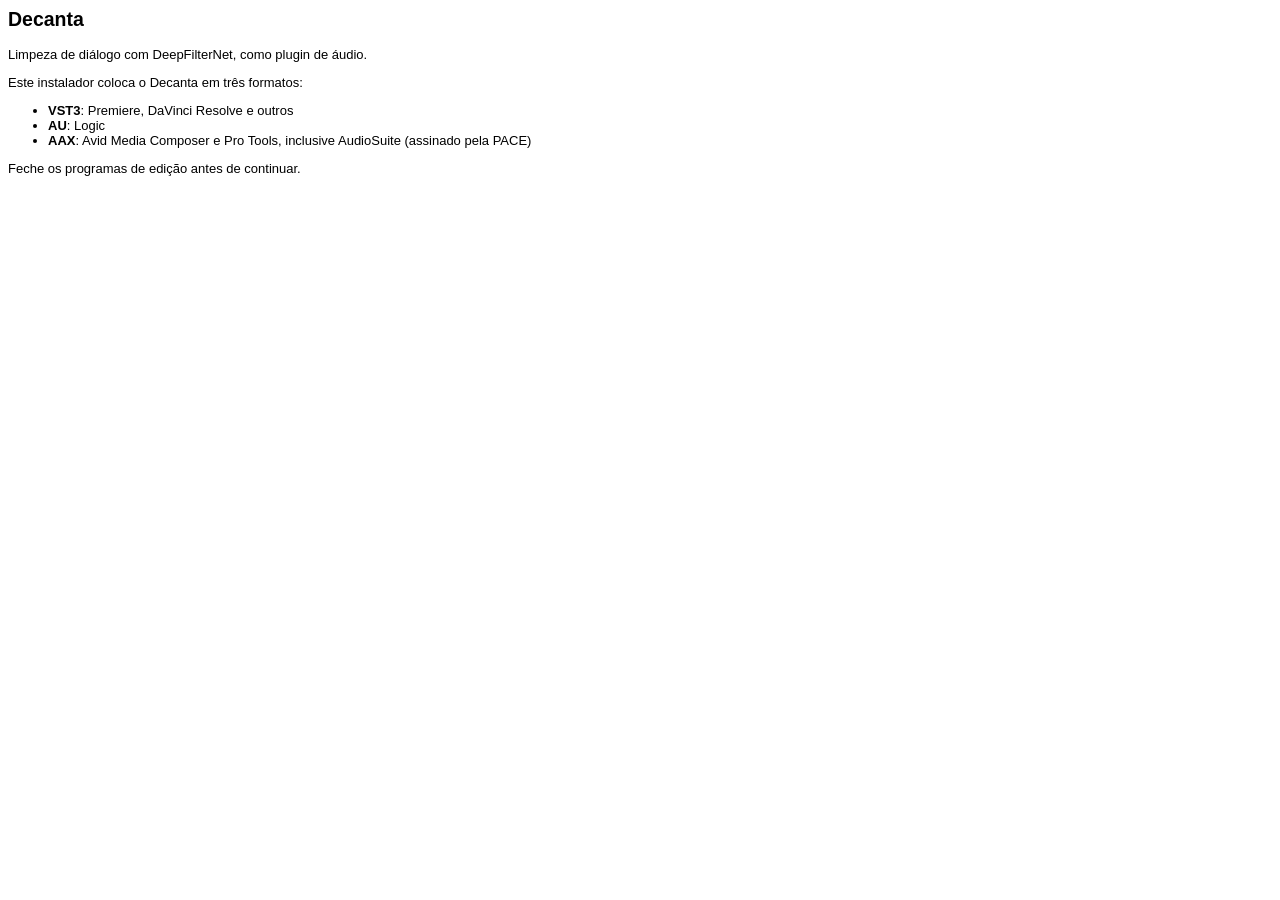
<file: scripts/instalador/bem-vindo.html>
<html><body style="font-family:-apple-system,Helvetica;font-size:13px">
<h2>Decanta</h2>
<p>Limpeza de diálogo com DeepFilterNet, como plugin de áudio.</p>
<p>Este instalador coloca o Decanta em três formatos:</p>
<ul>
<li><b>VST3</b>: Premiere, DaVinci Resolve e outros</li>
<li><b>AU</b>: Logic</li>
<li><b>AAX</b>: Avid Media Composer e Pro Tools, inclusive AudioSuite (assinado pela PACE)</li>
</ul>
<p>Feche os programas de edição antes de continuar.</p>
</body></html>
</file>
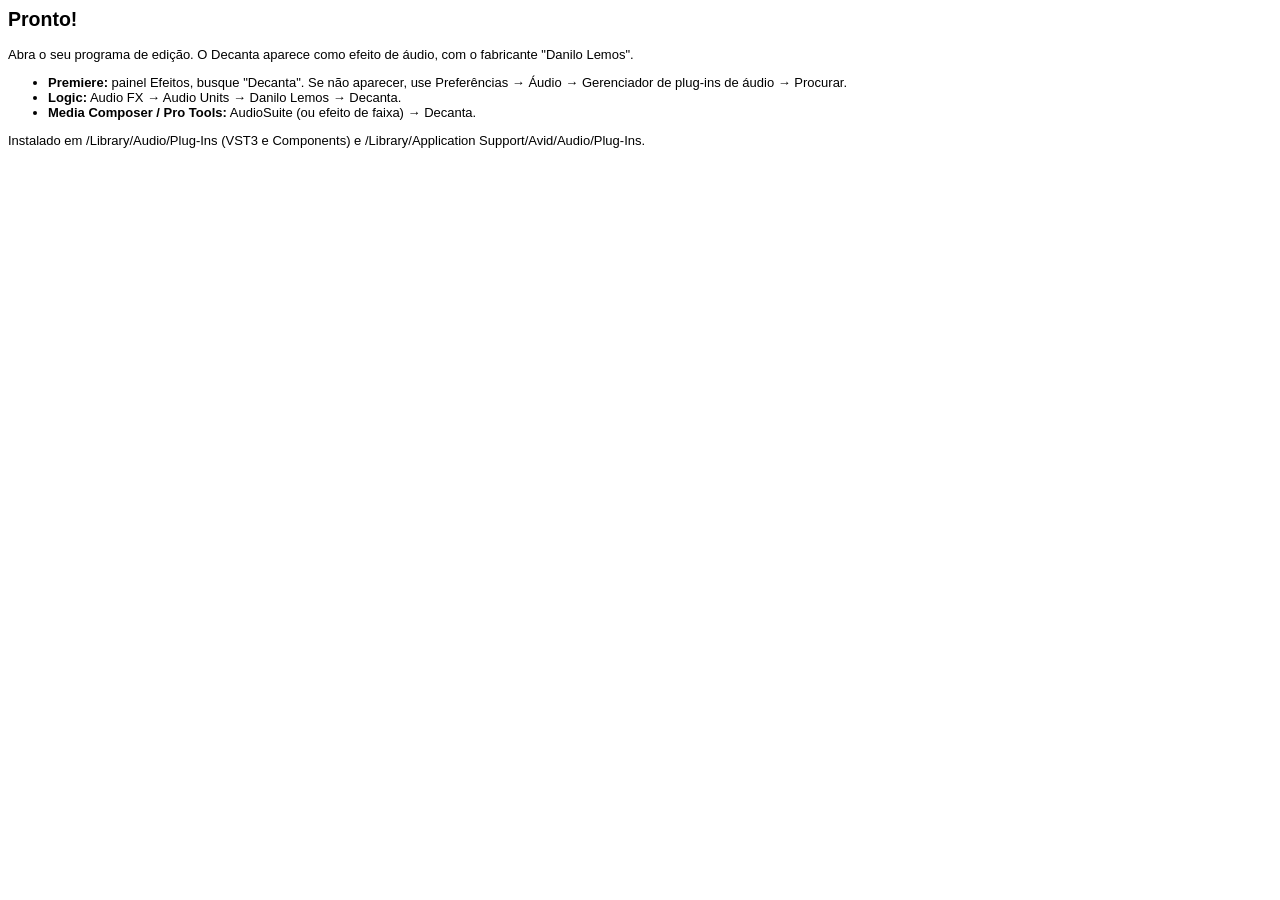
<file: scripts/instalador/concluido.html>
<html><body style="font-family:-apple-system,Helvetica;font-size:13px">
<h2>Pronto!</h2>
<p>Abra o seu programa de edição. O Decanta aparece como efeito de áudio, com o fabricante "Danilo Lemos".</p>
<ul>
<li><b>Premiere:</b> painel Efeitos, busque "Decanta". Se não aparecer, use Preferências → Áudio → Gerenciador de plug-ins de áudio → Procurar.</li>
<li><b>Logic:</b> Audio FX → Audio Units → Danilo Lemos → Decanta.</li>
<li><b>Media Composer / Pro Tools:</b> AudioSuite (ou efeito de faixa) → Decanta.</li>
</ul>
<p>Instalado em /Library/Audio/Plug-Ins (VST3 e Components) e /Library/Application Support/Avid/Audio/Plug-Ins.</p>
</body></html>
</file>
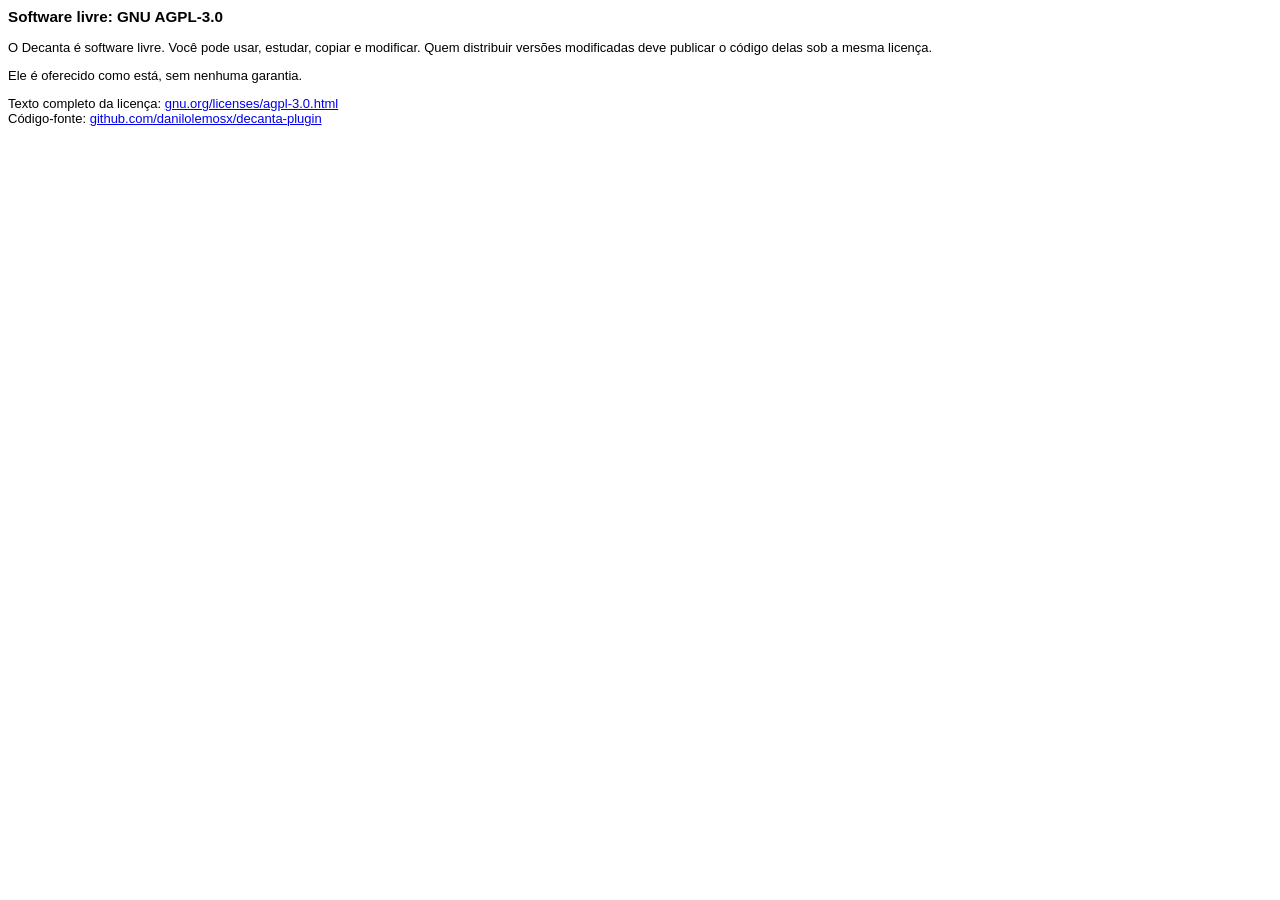
<file: scripts/instalador/licenca.html>
<html><body style="font-family:-apple-system,Helvetica;font-size:13px">
<h3>Software livre: GNU AGPL-3.0</h3>
<p>O Decanta é software livre. Você pode usar, estudar, copiar e modificar. Quem distribuir versões
modificadas deve publicar o código delas sob a mesma licença.</p>
<p>Ele é oferecido como está, sem nenhuma garantia.</p>
<p>Texto completo da licença: <a href="https://www.gnu.org/licenses/agpl-3.0.html">gnu.org/licenses/agpl-3.0.html</a><br>
Código-fonte: <a href="https://github.com/danilolemosx/decanta-plugin">github.com/danilolemosx/decanta-plugin</a></p>
</body></html>
</file>
